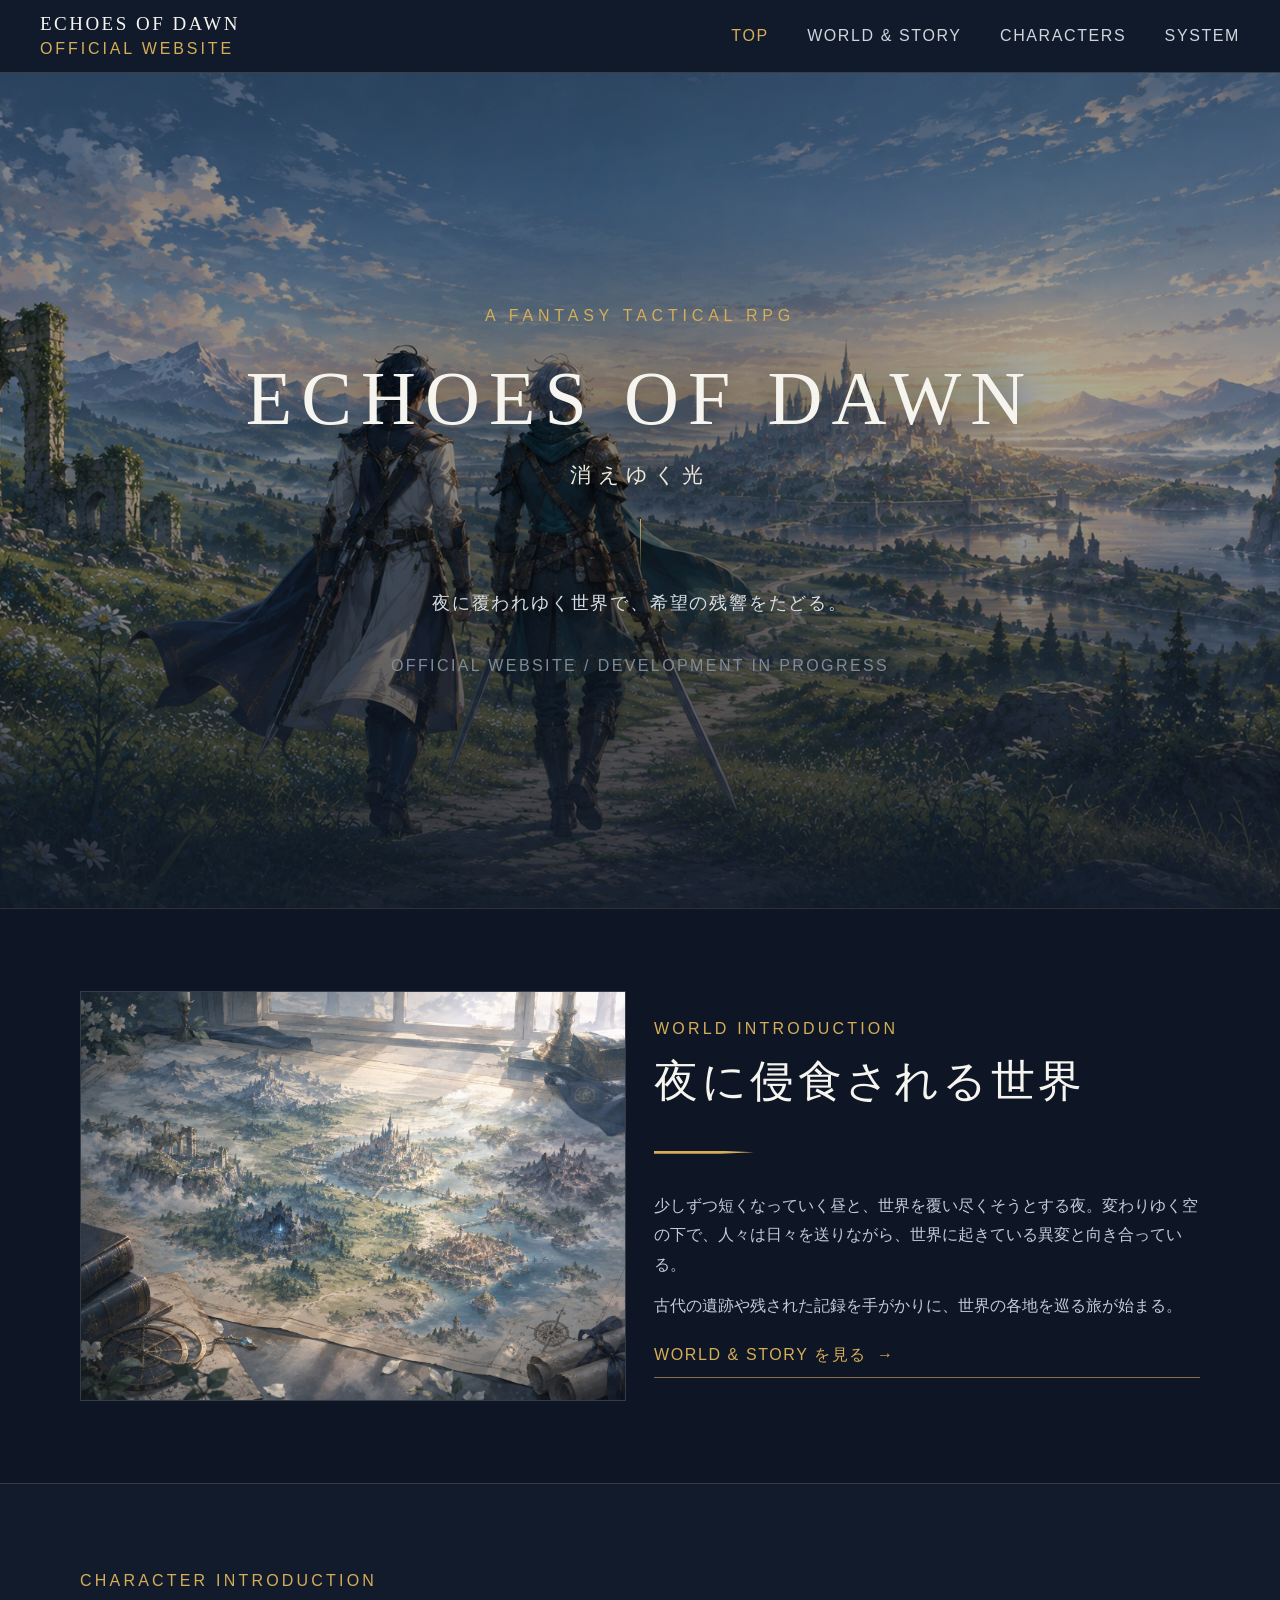
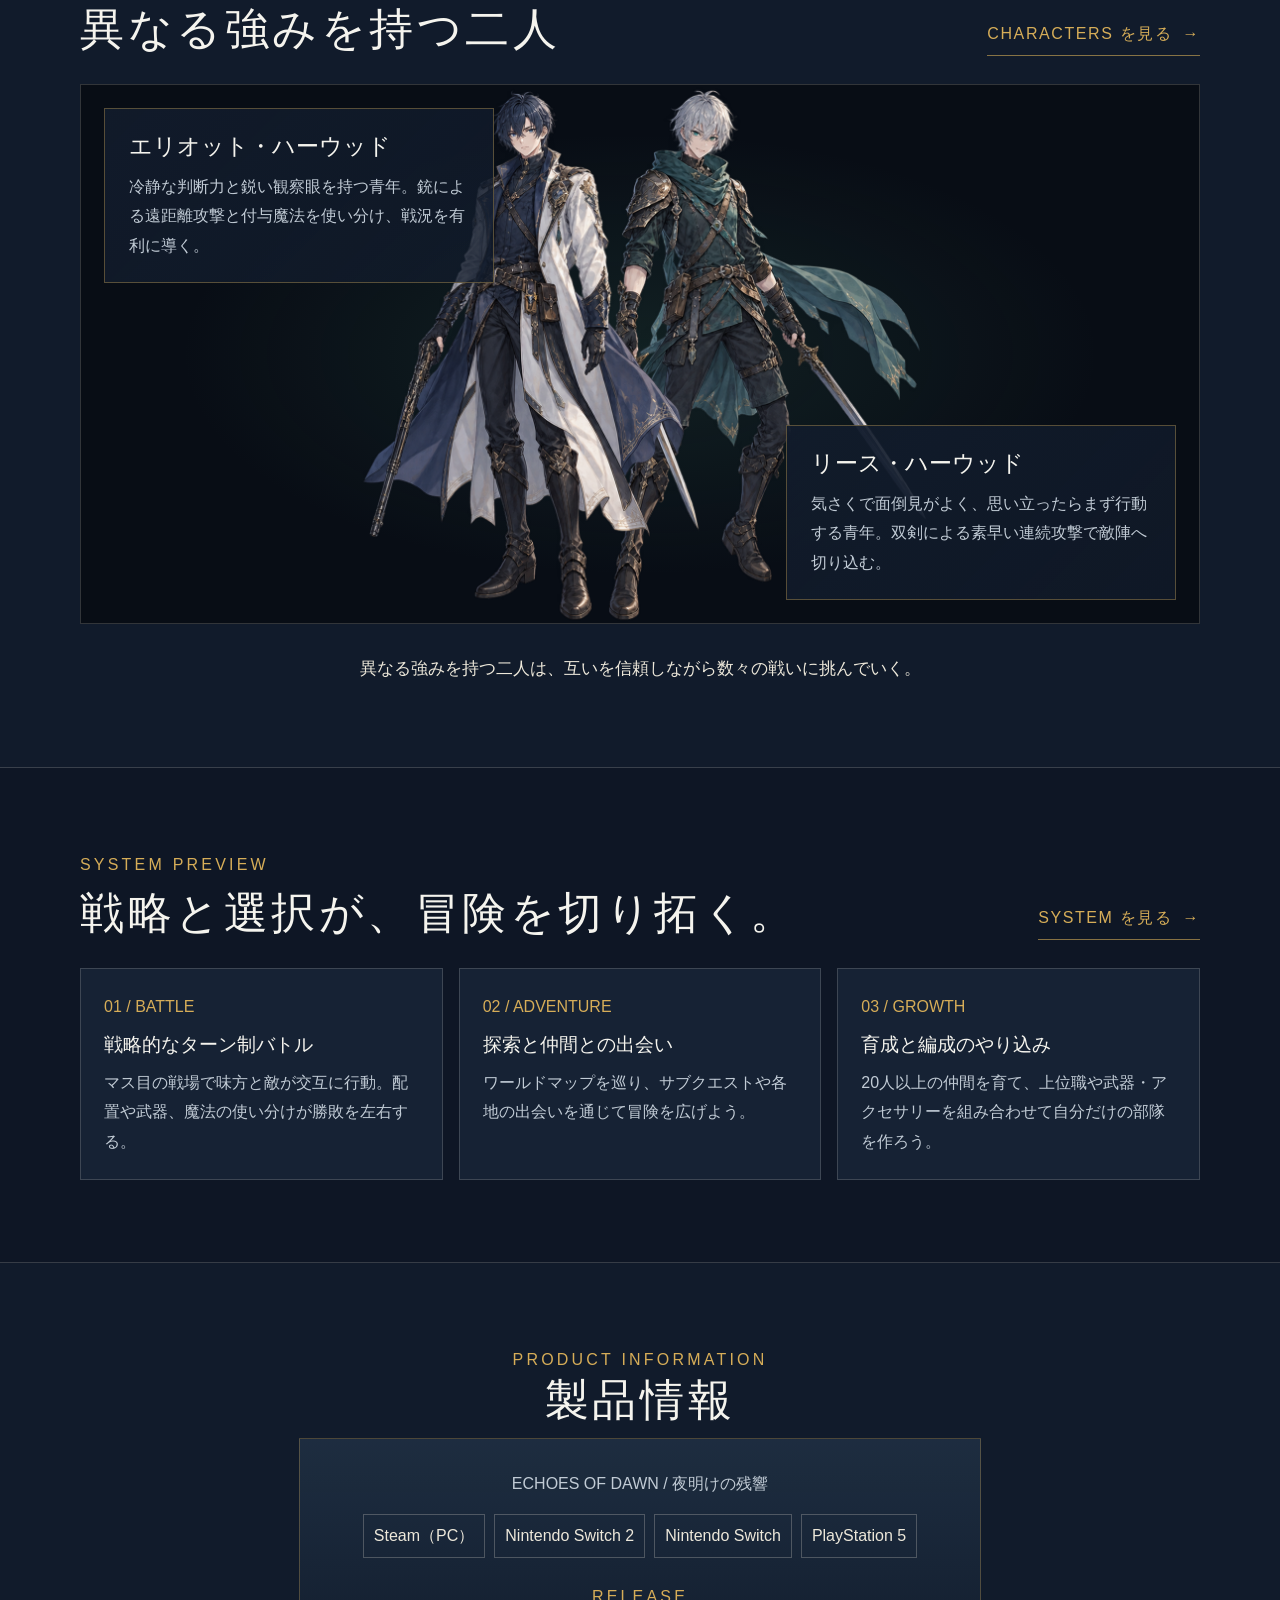
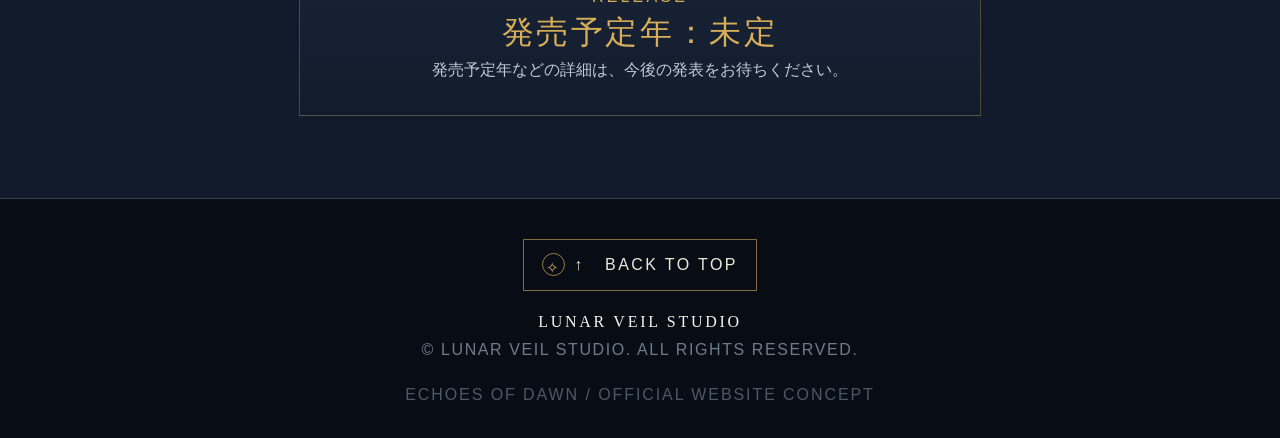
<file: index.html>
<!DOCTYPE html>
<html lang="ja">
<head>
  <meta charset="UTF-8">
  <meta name="viewport" content="width=device-width, initial-scale=1.0">
  <meta name="theme-color" content="#111B2B">
  <meta name="description" content="ECHOES OF DAWN / 夜明けの残響 公式サイトコンセプト">
  <title>TOP | ECHOES OF DAWN</title>
  <link rel="stylesheet" href="css/reset.css">
  <link rel="stylesheet" href="css/common.css">
  <link rel="stylesheet" href="css/top.css">
  <script src="js/main.js" defer></script>
</head>
<body>
<div class="site-root" id="top">
  <header class="site-header">
    <div class="site-header__inner">
      <a class="site-brand" href="index.html" aria-label="ECHOES OF DAWN トップへ">
        <span class="site-brand__main">ECHOES OF DAWN</span>
        <span class="site-brand__sub">OFFICIAL WEBSITE</span>
      </a>
      <button class="site-header__menu-toggle" id="menuToggle" aria-expanded="false" aria-controls="mainNav">MENU</button>
      <nav class="site-nav" id="mainNav" aria-label="メインナビゲーション">
        <a class="site-nav__link site-nav__link--active" href="index.html" aria-current="page">TOP</a>
<a class="site-nav__link" href="world-story.html">WORLD & STORY</a>
<a class="site-nav__link" href="characters.html">CHARACTERS</a>
<a class="site-nav__link" href="system.html">SYSTEM</a>
      </nav>
    </div>
  </header>
  <main>

    <section class="hero" aria-labelledby="heroTitle">
      <img class="hero__visual" src="images/site/main-visual.webp" alt="夜明けの草原と遠くの街へ続く道を歩く兄弟">
      <div class="hero__content">
        <div class="hero__kicker">A FANTASY TACTICAL RPG</div>
        <h1 class="hero__title" id="heroTitle">ECHOES OF DAWN</h1>
        <div class="hero__title-jp">消えゆく光</div>
        <div class="hero__line"></div>
        <div class="hero__tagline">夜に覆われゆく世界で、希望の残響をたどる。</div>
        <div class="hero__note">OFFICIAL WEBSITE / DEVELOPMENT IN PROGRESS</div>
      </div>
    </section>
    <section class="top-section" aria-labelledby="topWorldTitle">
      <div class="wrap top-world">
        <img class="top-world__visual site-image" src="images/site/world.webp" alt="古代遺跡と街を見下ろす広大な世界">
        <div class="top-world__copy">
          <div class="eyebrow">WORLD INTRODUCTION</div>
          <h2 class="section-heading" id="topWorldTitle">夜に侵食される世界</h2>
          <div class="heading-rule"></div>
          <p>少しずつ短くなっていく昼と、世界を覆い尽くそうとする夜。変わりゆく空の下で、人々は日々を送りながら、世界に起きている異変と向き合っている。</p>
          <p>古代の遺跡や残された記録を手がかりに、世界の各地を巡る旅が始まる。</p>
          <a class="top-section__link" href="world-story.html">WORLD &amp; STORY を見る <span aria-hidden="true">→</span></a>
        </div>
      </div>
    </section>
    <section class="top-section" aria-labelledby="topCharactersTitle">
      <div class="wrap">
        <div class="top-section__heading"><div><div class="eyebrow">CHARACTER INTRODUCTION</div><h2 class="section-heading" id="topCharactersTitle">異なる強みを持つ二人</h2></div><a class="top-section__link" href="characters.html">CHARACTERS を見る <span aria-hidden="true">→</span></a></div>
        <div class="top-character-stage" aria-label="兄弟の紹介ビジュアル">
          <img class="top-character-stage__visual top-brothers-image" src="images/site/top-brothers.webp" alt="エリオットとリースの立ち絵">
          <article class="top-character-stage__card top-character-stage__card--elder"><h3 class="top-character-stage__name">エリオット・ハーウッド</h3><p>冷静な判断力と鋭い観察眼を持つ青年。銃による遠距離攻撃と付与魔法を使い分け、戦況を有利に導く。</p></article>
          <article class="top-character-stage__card top-character-stage__card--younger"><h3 class="top-character-stage__name">リース・ハーウッド</h3><p>気さくで面倒見がよく、思い立ったらまず行動する青年。双剣による素早い連続攻撃で敵陣へ切り込む。</p></article>
        </div>
        <p class="top-character-closing">異なる強みを持つ二人は、互いを信頼しながら数々の戦いに挑んでいく。</p>
      </div>
    </section>
    <section class="top-section" aria-labelledby="topSystemTitle">
      <div class="wrap">
        <div class="top-section__heading"><div><div class="eyebrow">SYSTEM PREVIEW</div><h2 class="section-heading" id="topSystemTitle">戦略と選択が、冒険を切り拓く。</h2></div><a class="top-section__link" href="system.html">SYSTEM を見る <span aria-hidden="true">→</span></a></div>
        <div class="top-system-grid">
          <article class="top-system-card"><div class="top-system-card__index">01 / BATTLE</div><h3>戦略的なターン制バトル</h3><p>マス目の戦場で味方と敵が交互に行動。配置や武器、魔法の使い分けが勝敗を左右する。</p></article>
          <article class="top-system-card"><div class="top-system-card__index">02 / ADVENTURE</div><h3>探索と仲間との出会い</h3><p>ワールドマップを巡り、サブクエストや各地の出会いを通じて冒険を広げよう。</p></article>
          <article class="top-system-card"><div class="top-system-card__index">03 / GROWTH</div><h3>育成と編成のやり込み</h3><p>20人以上の仲間を育て、上位職や武器・アクセサリーを組み合わせて自分だけの部隊を作ろう。</p></article>
        </div>
      </div>
    </section>
    <section class="top-section" aria-labelledby="productInfoTitle">
      <div class="wrap">
        <div class="eyebrow" style="text-align:center;">PRODUCT INFORMATION</div>
        <h2 class="section-heading" id="productInfoTitle" style="text-align:center;">製品情報</h2>
        <div class="product-panel"><div class="product-panel__block"><p class="section-lead">ECHOES OF DAWN / 夜明けの残響</p><div class="product-panel__platforms"><span>Steam（PC）</span><span>Nintendo Switch 2</span><span>Nintendo Switch</span><span>PlayStation 5</span></div></div><div class="product-panel__block"><div class="eyebrow">RELEASE</div><div class="product-panel__release">発売予定年：未定</div><p class="section-lead">発売予定年などの詳細は、今後の発表をお待ちください。</p></div></div>
      </div>
    </section>

  </main>
  <footer class="site-footer">
    <a href="index.html#top" class="site-footer__back-top">↑ &nbsp; BACK TO TOP</a>
    <div class="site-footer__brand">LUNAR VEIL STUDIO</div>
    <div class="site-footer__copyright">© LUNAR VEIL STUDIO. ALL RIGHTS RESERVED.</div>
    <div class="site-footer__note">ECHOES OF DAWN / OFFICIAL WEBSITE CONCEPT</div>
  </footer>
</div>
<a class="back-top-float" id="backTopFloat" href="#top" aria-label="ページの一番上へ戻る" title="ページの一番上へ戻る"><span aria-hidden="true">↑</span></a>
</body>
</html>
</file>
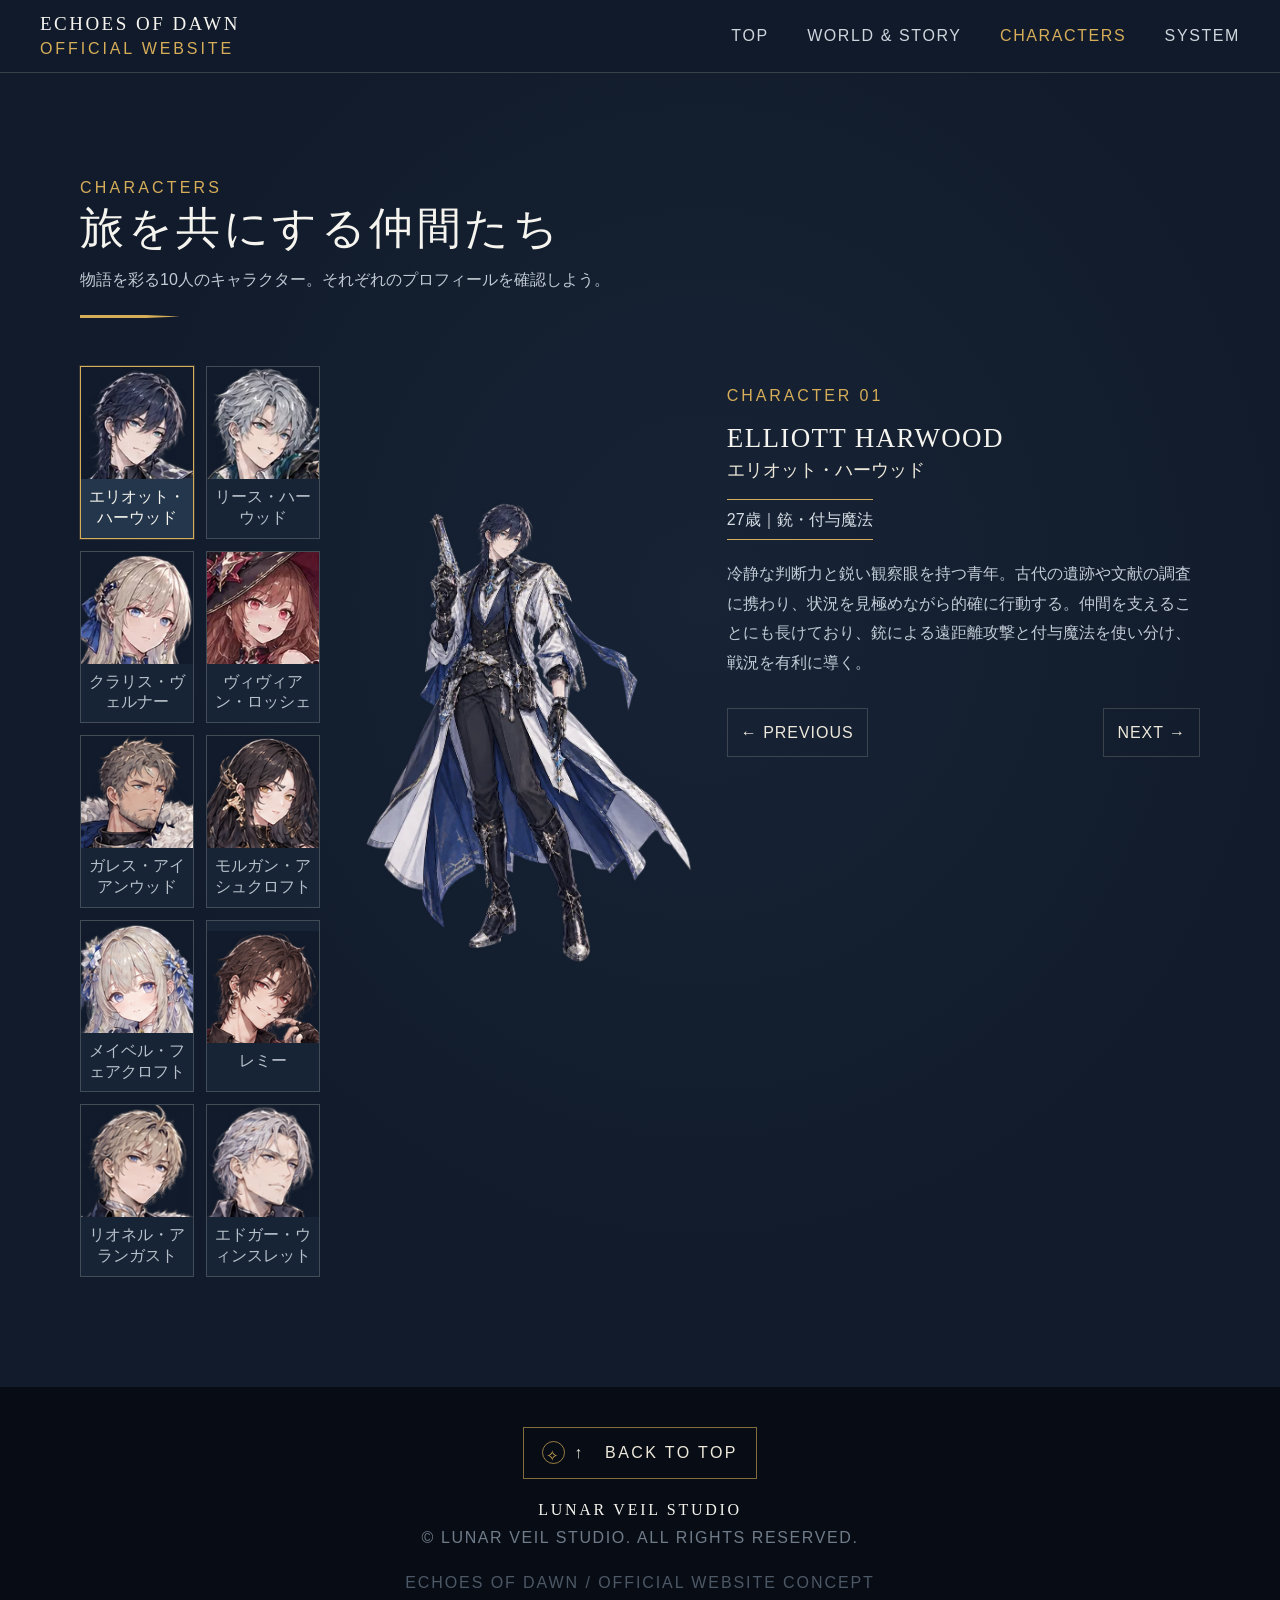
<file: characters.html>
<!DOCTYPE html>
<html lang="ja">
<head>
  <meta charset="UTF-8">
  <meta name="viewport" content="width=device-width, initial-scale=1.0">
  <meta name="theme-color" content="#111B2B">
  <meta name="description" content="ECHOES OF DAWN / 夜明けの残響 公式サイトコンセプト">
  <title>CHARACTERS | ECHOES OF DAWN</title>
  <link rel="stylesheet" href="css/reset.css">
  <link rel="stylesheet" href="css/common.css">
  <link rel="stylesheet" href="css/characters.css">
  <script src="js/main.js" defer></script>
</head>
<body>
<div class="site-root" id="top">
  <header class="site-header">
    <div class="site-header__inner">
      <a class="site-brand" href="index.html" aria-label="ECHOES OF DAWN トップへ">
        <span class="site-brand__main">ECHOES OF DAWN</span>
        <span class="site-brand__sub">OFFICIAL WEBSITE</span>
      </a>
      <button class="site-header__menu-toggle" id="menuToggle" aria-expanded="false" aria-controls="mainNav">MENU</button>
      <nav class="site-nav" id="mainNav" aria-label="メインナビゲーション">
        <a class="site-nav__link" href="index.html">TOP</a>
<a class="site-nav__link" href="world-story.html">WORLD & STORY</a>
<a class="site-nav__link site-nav__link--active" href="characters.html" aria-current="page">CHARACTERS</a>
<a class="site-nav__link" href="system.html">SYSTEM</a>
      </nav>
    </div>
  </header>
  <main>

    <section class="characters-section">
      <div class="wrap">
        <div class="characters-section__intro">
          <div class="eyebrow">CHARACTERS</div>
          <h1 class="section-heading">旅を共にする仲間たち</h1>
          <p class="section-lead">物語を彩る10人のキャラクター。それぞれのプロフィールを確認しよう。</p>
          <div class="heading-rule"></div>
        </div>
        <div class="characters-layout">
          <div class="character-selector" id="characterSelector" aria-label="キャラクター選択"></div>
          <div class="character-detail" aria-live="polite">
            <div class="coming-soon character-detail__art" id="characterArt"><div><span class="coming-soon__label">COMING SOON</span><small class="coming-soon__note">CHARACTER ART</small></div></div>
            <div class="character-detail__info" id="characterInfo">
              <div class="character-detail__number" id="characterNumber">CHARACTER 01</div>
              <h2 class="character-detail__english" id="characterEnglish">ELLIOTT HARWOOD</h2>
              <p class="character-detail__japanese" id="characterJapanese">エリオット・ハーウッド</p>
              <div class="character-detail__meta" id="characterMeta">27歳｜銃・付与魔法</div>
              <p class="character-detail__description" id="characterDescription"></p>
              <div class="character-detail__controls"><button class="character-detail__control" id="prevCharacter">← PREVIOUS</button><button class="character-detail__control" id="nextCharacter">NEXT →</button></div>
            </div>
          </div>
        </div>
      </div>
    </section>

  </main>
  <footer class="site-footer">
    <a href="index.html#top" class="site-footer__back-top">↑ &nbsp; BACK TO TOP</a>
    <div class="site-footer__brand">LUNAR VEIL STUDIO</div>
    <div class="site-footer__copyright">© LUNAR VEIL STUDIO. ALL RIGHTS RESERVED.</div>
    <div class="site-footer__note">ECHOES OF DAWN / OFFICIAL WEBSITE CONCEPT</div>
  </footer>
</div>
<a class="back-top-float" id="backTopFloat" href="#top" aria-label="ページの一番上へ戻る" title="ページの一番上へ戻る"><span aria-hidden="true">↑</span></a>
</body>
</html>
</file>
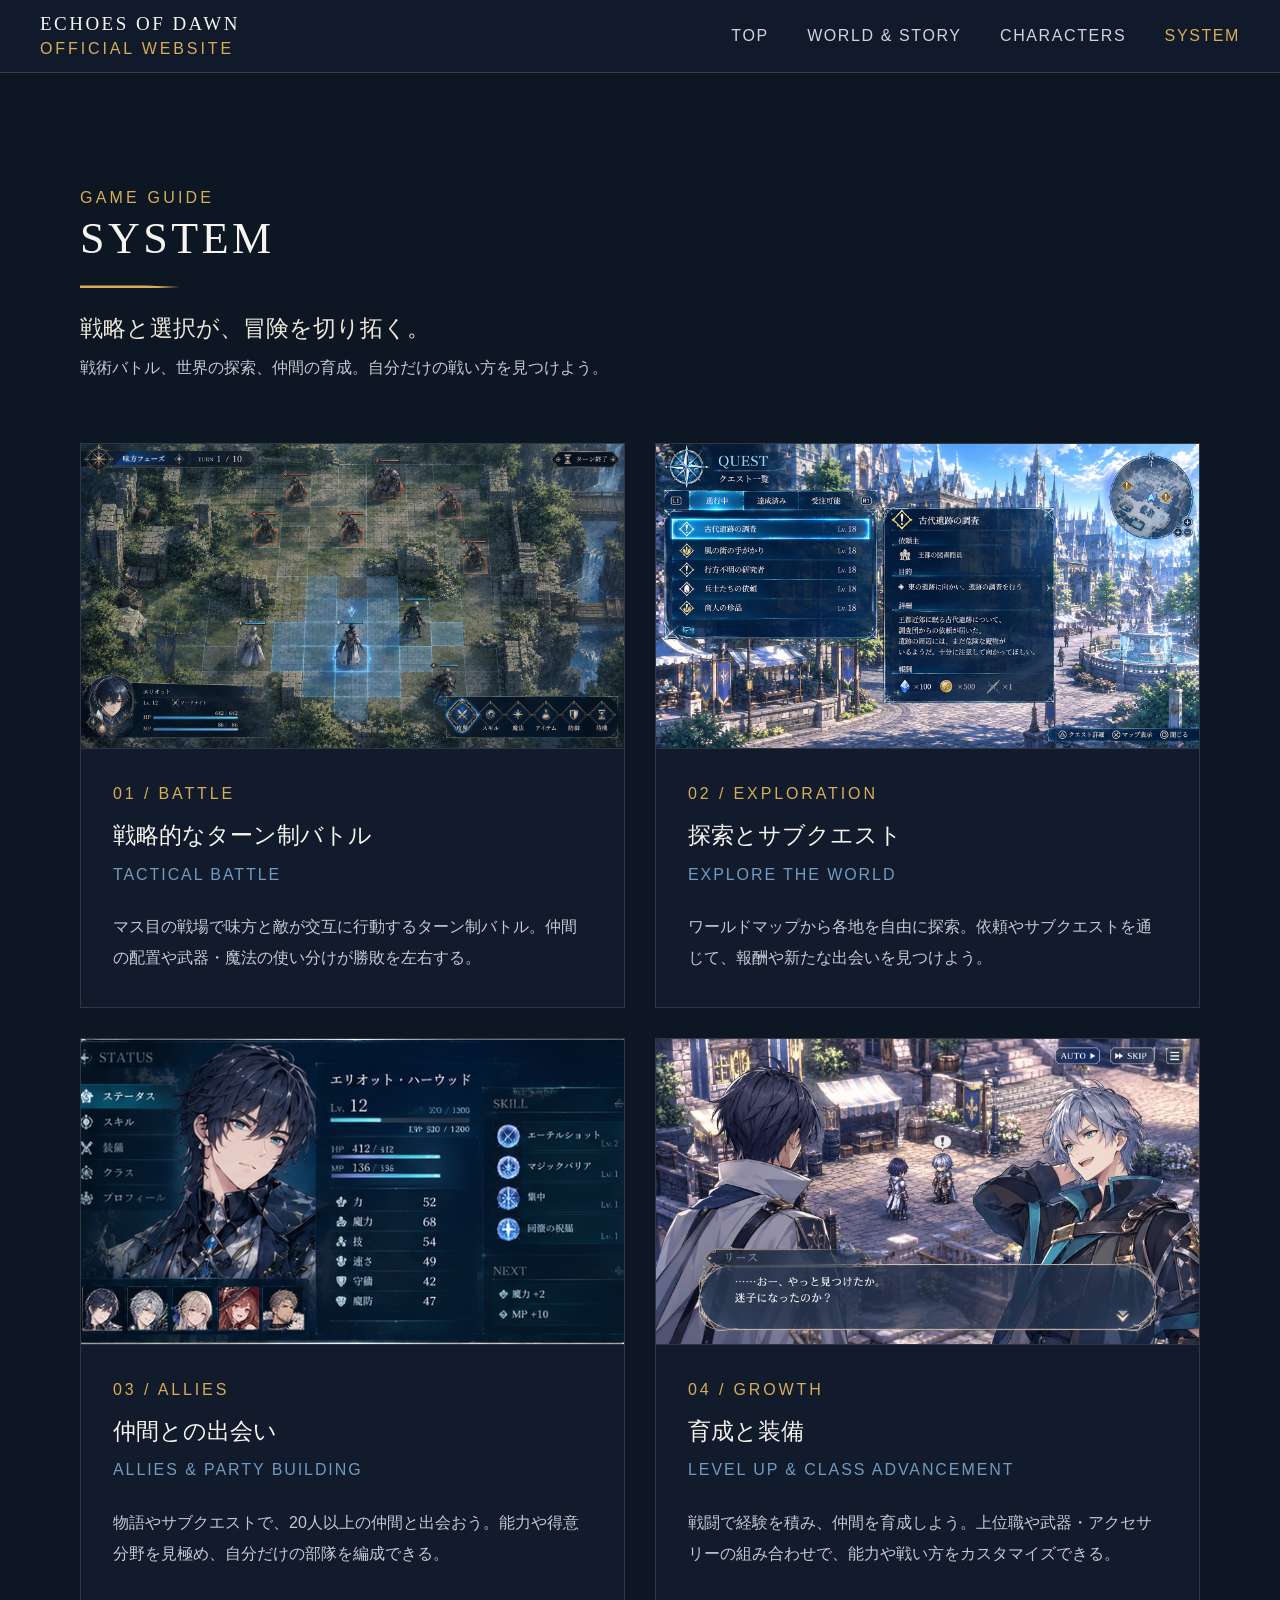
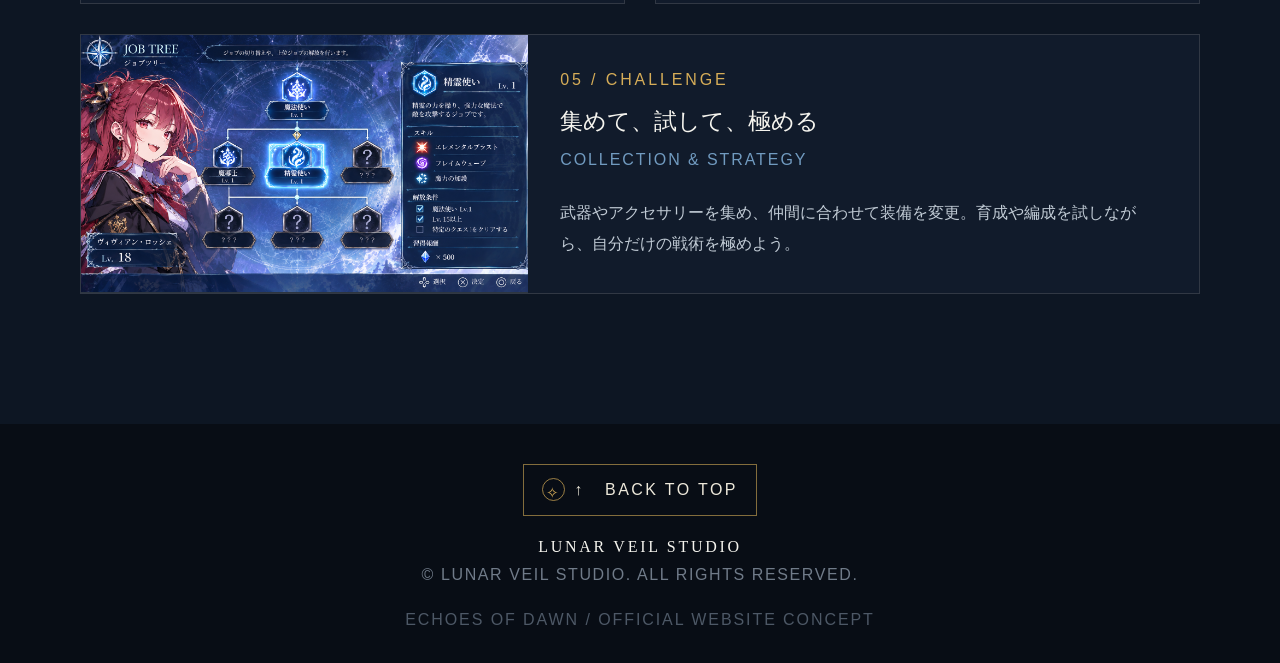
<file: system.html>
<!DOCTYPE html>
<html lang="ja">
<head>
  <meta charset="UTF-8">
  <meta name="viewport" content="width=device-width, initial-scale=1.0">
  <meta name="theme-color" content="#111B2B">
  <meta name="description" content="ECHOES OF DAWN / 夜明けの残響 公式サイトコンセプト">
  <title>SYSTEM | ECHOES OF DAWN</title>
  <link rel="stylesheet" href="css/reset.css">
  <link rel="stylesheet" href="css/common.css">
  <link rel="stylesheet" href="css/system.css">
  <script src="js/main.js" defer></script>
</head>
<body>
<div class="site-root" id="top">
  <header class="site-header">
    <div class="site-header__inner">
      <a class="site-brand" href="index.html" aria-label="ECHOES OF DAWN トップへ">
        <span class="site-brand__main">ECHOES OF DAWN</span>
        <span class="site-brand__sub">OFFICIAL WEBSITE</span>
      </a>
      <button class="site-header__menu-toggle" id="menuToggle" aria-expanded="false" aria-controls="mainNav">MENU</button>
      <nav class="site-nav" id="mainNav" aria-label="メインナビゲーション">
        <a class="site-nav__link" href="index.html">TOP</a>
<a class="site-nav__link" href="world-story.html">WORLD & STORY</a>
<a class="site-nav__link" href="characters.html">CHARACTERS</a>
<a class="site-nav__link site-nav__link--active" href="system.html" aria-current="page">SYSTEM</a>
      </nav>
    </div>
  </header>
  <main>

    <section class="system-section">
      <div class="wrap">
        <div class="system-intro">
          <div class="eyebrow">GAME GUIDE</div>
          <h1 class="section-heading">SYSTEM</h1>
          <div class="heading-rule"></div>
          <h2 class="system-tagline">戦略と選択が、冒険を切り拓く。</h2>
          <p class="section-lead">戦術バトル、世界の探索、仲間の育成。自分だけの戦い方を見つけよう。</p>
        </div>
        <div class="system-grid">
          <article class="system-card"><img class="system-card__image site-image" src="images/site/battle.webp" alt="マス目の戦場で戦うターン制バトル画面"><div class="system-card__body"><div class="system-card__index">01 / BATTLE</div><h3>戦略的なターン制バトル</h3><div class="system-card__english">TACTICAL BATTLE</div><p>マス目の戦場で味方と敵が交互に行動するターン制バトル。仲間の配置や武器・魔法の使い分けが勝敗を左右する。</p></div></article>
          <article class="system-card"><img class="system-card__image site-image" src="images/site/exploration.webp" alt="街を背景にした依頼一覧と探索情報の画面"><div class="system-card__body"><div class="system-card__index">02 / EXPLORATION</div><h3>探索とサブクエスト</h3><div class="system-card__english">EXPLORE THE WORLD</div><p>ワールドマップから各地を自由に探索。依頼やサブクエストを通じて、報酬や新たな出会いを見つけよう。</p></div></article>
          <article class="system-card"><img class="system-card__image site-image" src="images/site/character-status.webp" alt="エリオットの能力と仲間一覧を表示したステータス画面"><div class="system-card__body"><div class="system-card__index">03 / ALLIES</div><h3>仲間との出会い</h3><div class="system-card__english">ALLIES &amp; PARTY BUILDING</div><p>物語やサブクエストで、20人以上の仲間と出会おう。能力や得意分野を見極め、自分だけの部隊を編成できる。</p></div></article>
          <article class="system-card"><img class="system-card__image site-image" src="images/site/job-tree.webp" alt="魔法使いの上位職へ進むジョブツリー画面"><div class="system-card__body"><div class="system-card__index">04 / GROWTH</div><h3>育成と装備</h3><div class="system-card__english">LEVEL UP &amp; CLASS ADVANCEMENT</div><p>戦闘で経験を積み、仲間を育成しよう。上位職や武器・アクセサリーの組み合わせで、能力や戦い方をカスタマイズできる。</p></div></article>
          <article class="system-card"><img class="system-card__image site-image" src="images/site/status.webp" alt="エリオットのステータスと習得スキルを表示した画面"><div class="system-card__body"><div class="system-card__index">05 / CHALLENGE</div><h3>集めて、試して、極める</h3><div class="system-card__english">COLLECTION &amp; STRATEGY</div><p>武器やアクセサリーを集め、仲間に合わせて装備を変更。育成や編成を試しながら、自分だけの戦術を極めよう。</p></div></article>
        </div>
      </div>
    </section>

  </main>
  <footer class="site-footer">
    <a href="index.html#top" class="site-footer__back-top">↑ &nbsp; BACK TO TOP</a>
    <div class="site-footer__brand">LUNAR VEIL STUDIO</div>
    <div class="site-footer__copyright">© LUNAR VEIL STUDIO. ALL RIGHTS RESERVED.</div>
    <div class="site-footer__note">ECHOES OF DAWN / OFFICIAL WEBSITE CONCEPT</div>
  </footer>
</div>
<a class="back-top-float" id="backTopFloat" href="#top" aria-label="ページの一番上へ戻る" title="ページの一番上へ戻る"><span aria-hidden="true">↑</span></a>
</body>
</html>
</file>
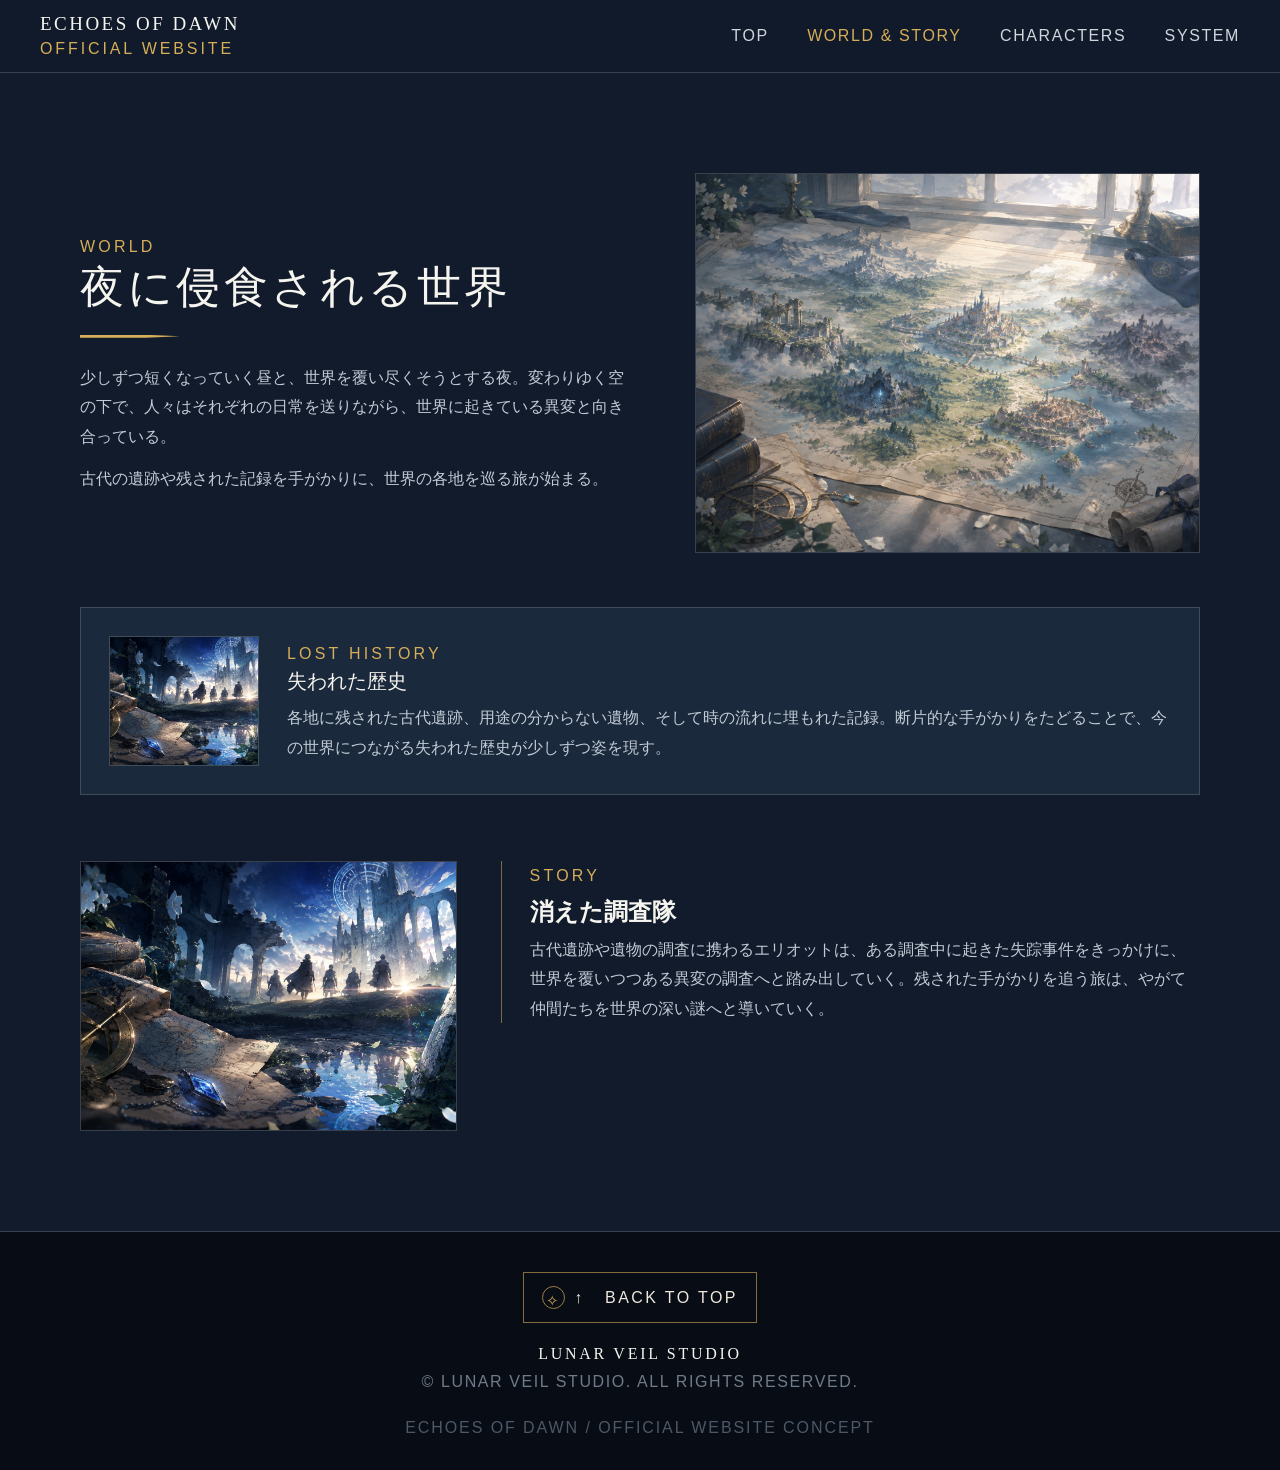
<file: world-story.html>
<!DOCTYPE html>
<html lang="ja">
<head>
  <meta charset="UTF-8">
  <meta name="viewport" content="width=device-width, initial-scale=1.0">
  <meta name="theme-color" content="#111B2B">
  <meta name="description" content="ECHOES OF DAWN / 夜明けの残響 公式サイトコンセプト">
  <title>WORLD & STORY | ECHOES OF DAWN</title>
  <link rel="stylesheet" href="css/reset.css">
  <link rel="stylesheet" href="css/common.css">
  <link rel="stylesheet" href="css/world-story.css">
  <script src="js/main.js" defer></script>
</head>
<body>
<div class="site-root" id="top">
  <header class="site-header">
    <div class="site-header__inner">
      <a class="site-brand" href="index.html" aria-label="ECHOES OF DAWN トップへ">
        <span class="site-brand__main">ECHOES OF DAWN</span>
        <span class="site-brand__sub">OFFICIAL WEBSITE</span>
      </a>
      <button class="site-header__menu-toggle" id="menuToggle" aria-expanded="false" aria-controls="mainNav">MENU</button>
      <nav class="site-nav" id="mainNav" aria-label="メインナビゲーション">
        <a class="site-nav__link" href="index.html">TOP</a>
<a class="site-nav__link site-nav__link--active" href="world-story.html" aria-current="page">WORLD & STORY</a>
<a class="site-nav__link" href="characters.html">CHARACTERS</a>
<a class="site-nav__link" href="system.html">SYSTEM</a>
      </nav>
    </div>
  </header>
  <main>

    <section class="content-section">
      <div class="wrap">
        <div class="world-layout">
          <div class="world-layout__copy">
            <div class="eyebrow">WORLD</div>
            <h1 class="section-heading">夜に侵食される世界</h1>
            <div class="heading-rule"></div>
            <p>少しずつ短くなっていく昼と、世界を覆い尽くそうとする夜。変わりゆく空の下で、人々はそれぞれの日常を送りながら、世界に起きている異変と向き合っている。</p>
            <p>古代の遺跡や残された記録を手がかりに、世界の各地を巡る旅が始まる。</p>
          </div>
          <img class="world-layout__image site-image" src="images/site/world.webp" alt="古代遺跡と街を見下ろす世界の風景">
        </div>
        <div class="history-band">
          <img class="history-band__visual site-image" src="images/site/lost-history.png" alt="霧に包まれた古代遺跡と調査隊の痕跡">
          <div><div class="eyebrow">LOST HISTORY</div><h3>失われた歴史</h3><p>各地に残された古代遺跡、用途の分からない遺物、そして時の流れに埋もれた記録。断片的な手がかりをたどることで、今の世界につながる失われた歴史が少しずつ姿を現す。</p></div>
        </div>
        <div class="story-row">
          <img class="story-row__image site-image" src="images/site/lost-history.png" alt="失踪した調査隊の手がかりが残る古代遺跡">
          <div class="story-row__copy"><div class="eyebrow">STORY</div><h2>消えた調査隊</h2><p>古代遺跡や遺物の調査に携わるエリオットは、ある調査中に起きた失踪事件をきっかけに、世界を覆いつつある異変の調査へと踏み出していく。残された手がかりを追う旅は、やがて仲間たちを世界の深い謎へと導いていく。</p></div>
        </div>
      </div>
    </section>

  </main>
  <footer class="site-footer">
    <a href="index.html#top" class="site-footer__back-top">↑ &nbsp; BACK TO TOP</a>
    <div class="site-footer__brand">LUNAR VEIL STUDIO</div>
    <div class="site-footer__copyright">© LUNAR VEIL STUDIO. ALL RIGHTS RESERVED.</div>
    <div class="site-footer__note">ECHOES OF DAWN / OFFICIAL WEBSITE CONCEPT</div>
  </footer>
</div>
<a class="back-top-float" id="backTopFloat" href="#top" aria-label="ページの一番上へ戻る" title="ページの一番上へ戻る"><span aria-hidden="true">↑</span></a>
</body>
</html>
</file>
<file: css/common.css>
:root {
  --site-primary:#24364B; --site-secondary:#39705A; --site-background:#111B2B;
  --site-on-primary:#F5F4EE; --site-on-secondary:#F5F4EE; --site-on-background:#F5F4EE;
  --site-font-body:"Yu Gothic","Hiragino Kaku Gothic ProN",Meiryo,sans-serif;
  --site-font-heading:"Palatino Linotype","Yu Mincho","Hiragino Mincho ProN",serif;
  --navy:#111B2B; --slate:#24364B; --ivory:#EDE8DA; --white:#F5F4EE;
  --green:#39705A; --blue:#719BC0; --gold:#D6AD58; --muted:#AEB9C6;
  --line:rgba(237,232,218,.18);
}
body { background:var(--site-background); color:var(--site-on-background); font-family:var(--site-font-body); line-height:1.85; font-size:16px; }
a { color:inherit; text-decoration:none; }
.site-root { background:var(--site-background); color:var(--site-on-background); min-height:100vh; width:100%; overflow:clip; }
.site-header { position:sticky; top:0; z-index:20; background:rgba(17,27,43,.94); backdrop-filter:blur(14px); border-bottom:1px solid var(--line); }
.site-header__inner { max-width:1400px; margin:auto; padding:13px 40px; display:flex; align-items:center; justify-content:space-between; gap:28px; }
.site-brand { display:flex; flex-direction:column; line-height:1.25; flex-shrink:0; }
.site-brand__main { font:19px var(--site-font-heading); letter-spacing:.13em; color:var(--white); }
.site-brand__sub { font-size:16px; letter-spacing:.18em; color:var(--gold); margin-top:4px; }
.site-nav { display:flex; align-items:center; gap:clamp(22px,3vw,48px); }
.site-nav__link { font-size:16px; letter-spacing:.1em; color:#CFD5DC; transition:color .2s; white-space:nowrap; }
.site-nav__link:hover, .site-nav__link--active { color:var(--gold); }
.site-header__menu-toggle { display:none; border:1px solid var(--line); background:transparent; color:var(--white); padding:6px 10px; }
.wrap { width:min(1120px,calc(100% - 48px)); margin:0 auto; }
.eyebrow { color:var(--gold); font-size:16px; letter-spacing:.2em; text-transform:uppercase; }
.section-heading { margin:0 0 10px; font:clamp(30px,4vw,44px)/1.2 var(--site-font-heading); font-weight:400; letter-spacing:.08em; }
.section-lead { color:#C1CBD5; max-width:700px; font-size:16px; }
.heading-rule { width:100px; height:3px; background:var(--gold); clip-path:polygon(0 0,66% 0,100% 50%,66% 100%,0 100%); margin:20px 0 25px; }
.coming-soon { background:#030405; color:#777E88; min-height:170px; display:grid; place-items:center; text-align:center; border:1px solid rgba(237,232,218,.12); position:relative; overflow:hidden; }
.coming-soon::before,.coming-soon::after { content:""; position:absolute; width:1px; height:50px; background:linear-gradient(transparent,rgba(214,173,88,.5),transparent); top:20%; left:50%; opacity:.5; }
.coming-soon::after { transform:rotate(90deg); }
.coming-soon__label { font:16px var(--site-font-heading); letter-spacing:.2em; position:relative; z-index:1; }
.coming-soon__note { display:block; font:16px var(--site-font-body); letter-spacing:.12em; color:#515863; margin-top:8px; }
.site-footer { padding:40px 24px 28px; text-align:center; background:#080D15; }
.site-footer__back-top { display:inline-flex; align-items:center; gap:9px; color:var(--ivory); font-size:16px; letter-spacing:.15em; padding:10px 18px; border:1px solid rgba(214,173,88,.6); position:relative; transition:background .25s,box-shadow .25s; }
.site-footer__back-top::before { content:"✧"; display:inline-grid; place-items:center; width:23px; height:23px; border:1px solid rgba(214,173,88,.7); border-radius:50%; color:var(--gold); font-size:15px; }
.site-footer__back-top:hover { background:rgba(113,155,192,.08); box-shadow:0 0 22px rgba(113,155,192,.12); }
.site-footer__brand { font:16px var(--site-font-heading); letter-spacing:.17em; margin:22px 0 4px; }
.site-footer__copyright { font-size:16px; letter-spacing:.1em; color:#707B89; }
.site-footer__note { font-size:16px; letter-spacing:.12em; color:#4D5866; margin-top:16px; }
.back-top-float { position:fixed; right:18px; bottom:24px; z-index:29; display:none; align-items:center; justify-content:center; width:46px; height:46px; border:1px solid rgba(214,173,88,.85); border-radius:50%; background:rgba(17,27,43,.94); color:var(--gold); font-size:20px; box-shadow:0 8px 24px rgba(0,0,0,.28); }
.back-top-float.is-visible { display:flex; }
.back-top-float:hover { background:var(--slate); box-shadow:0 0 22px rgba(214,173,88,.25); transform:translateY(-3px); }
@media (max-width:820px) {
 .site-header__inner { padding:12px 20px; }
 .site-header__menu-toggle { display:block; }
 .site-nav { display:none; position:absolute; top:100%; left:0; right:0; padding:20px 24px 24px; background:rgba(17,27,43,.98); border-bottom:1px solid var(--line); grid-template-columns:repeat(2,1fr); gap:18px; }
 .site-nav.is-open { display:grid; }
 .site-nav__link { font-size:16px; }
 .wrap { width:min(100% - 36px,1120px); }
}
@media (prefers-reduced-motion:reduce) { *,*::before,*::after { scroll-behavior:auto!important; animation-duration:.01ms!important; transition-duration:.01ms!important; } }
</file>
<file: css/top.css>
.hero { min-height:calc(100svh - 64px); display:grid; place-items:center; position:relative; isolation:isolate; text-align:center; border-bottom:1px solid var(--line); background:#05070B; }
.hero::before { content:""; position:absolute; inset:0; z-index:-1; opacity:.9; background:radial-gradient(ellipse at 50% 45%,rgba(57,112,90,.18),transparent 42%),radial-gradient(ellipse at 50% 80%,rgba(113,155,192,.12),transparent 55%),linear-gradient(180deg,#05070B,#0B111C 68%,#111B2B); }
.hero__content { padding:75px 24px; max-width:900px; position:relative; }
.hero__content::before { content:""; position:absolute; inset:-30px -60px; background:radial-gradient(ellipse,rgba(5,7,11,.25),transparent 72%); z-index:-1; }
.hero__kicker { font-size:16px; letter-spacing:.3em; color:var(--gold); margin-bottom:24px; }
.hero__title { font:clamp(34px,7vw,76px)/1.16 var(--site-font-heading); letter-spacing:.12em; font-weight:400; text-shadow:0 5px 28px rgba(0,0,0,.45); }
.hero__title-jp { font:clamp(15px,2.2vw,21px) var(--site-font-heading); color:var(--ivory); letter-spacing:.3em; margin-top:18px; }
.hero__line { width:1px; height:54px; background:linear-gradient(var(--gold),transparent); margin:30px auto 18px; }
.hero__tagline { font:clamp(14px,2vw,18px) var(--site-font-heading); letter-spacing:.1em; color:#D8DEE4; }
.hero__note { color:#7F8B99; font-size:16px; letter-spacing:.15em; margin-top:36px; }
.hero .coming-soon { position:absolute; inset:0; z-index:-2; border:0; opacity:.35; }
.hero .coming-soon__label { font-size:16px; }
.top-section { padding:82px 0; border-bottom:1px solid var(--line); }
.top-section:nth-child(even) { background:rgba(13,22,35,.72); }
.top-section__heading { display:flex; justify-content:space-between; align-items:end; gap:24px; margin-bottom:28px; }
.top-section__heading .section-heading { margin-bottom:0; }
.top-section__heading .eyebrow { display:block; margin-bottom:8px; }
.top-section__link { display:inline-flex; align-items:center; gap:10px; color:var(--gold); border-bottom:1px solid rgba(214,173,88,.6); padding:7px 0; font-size:16px; letter-spacing:.1em; white-space:nowrap; }
.top-section__link:hover { gap:16px; color:var(--ivory); }
.top-world { display:grid; grid-template-columns:1fr 1fr; gap:28px; align-items:stretch; }
.top-world__visual { min-height:250px; }
.top-world__copy { display:flex; flex-direction:column; justify-content:center; gap:12px; }
.top-world__copy p { color:#C1CBD5; font-size:16px; }
.top-character-stage { position:relative; min-height:540px; display:grid; align-items:stretch; isolation:isolate; }
.top-character-stage__visual { position:absolute; inset:0; z-index:-1; min-height:0; border:1px solid var(--line); background:radial-gradient(ellipse at center,rgba(57,112,90,.2),transparent 58%),#080D15; }
.top-character-stage__card { position:absolute; width:min(390px,42%); padding:22px 24px; background:linear-gradient(135deg,rgba(17,27,43,.94),rgba(17,27,43,.76)); border:1px solid rgba(214,173,88,.36); }
.top-character-stage__card--elder { top:24px; left:24px; }
.top-character-stage__card--younger { right:24px; bottom:24px; }
.top-character-stage__name { font:clamp(16px,2vw,23px)/1.4 var(--site-font-heading); margin-bottom:8px; }
.top-character-stage__card p { color:#C1CBD5; font-size:16px; }
.top-character-closing { color:var(--ivory); font:17px/1.8 var(--site-font-heading); text-align:center; margin:30px auto 0; max-width:700px; }
.top-system-grid { display:grid; grid-template-columns:repeat(3,minmax(0,1fr)); gap:16px; }
.top-system-card { padding:23px; background:rgba(36,54,75,.4); border:1px solid var(--line); }
.top-system-card__index { font-size:16px; color:var(--gold); }
.top-system-card h3 { font:19px/1.45 var(--site-font-heading); font-weight:400; margin:9px 0; }
.top-system-card p { color:#C1CBD5; font-size:16px; }
.product-panel { display:grid; grid-template-columns:minmax(0,620px); justify-content:center; gap:24px; align-items:start; width:fit-content; max-width:100%; margin:0 auto; padding:30px; border:1px solid rgba(214,173,88,.3); background:linear-gradient(180deg,rgba(36,54,75,.65),rgba(17,27,43,.6)); }
.product-panel__block { text-align:center; }
.product-panel__platforms { display:flex; flex-wrap:wrap; justify-content:center; gap:9px; margin-top:16px; }
.product-panel__platforms span { border:1px solid rgba(237,232,218,.25); padding:6px 10px; font-size:16px; color:var(--ivory); }
.product-panel__release { font:clamp(22px,3vw,32px) var(--site-font-heading); color:var(--gold); letter-spacing:.08em; }
@keyframes dawn-flash { 0%{opacity:0} 25%{opacity:1} 100%{opacity:0} }
.hero.is-dawn-flash::after { content:""; position:absolute; inset:0; z-index:-1; pointer-events:none; background:radial-gradient(ellipse at 50% 65%,rgba(214,173,88,.32),transparent 58%); animation:dawn-flash 1.1s ease-out both; }
@media (max-width:820px) {
 .hero { min-height:calc(100svh - 56px); }
 .top-section { padding:65px 0; }
 .top-section__heading { align-items:start; flex-direction:column; gap:12px; }
 .top-world,.product-panel { grid-template-columns:1fr; }
 .top-character-stage { min-height:620px; }
 .top-character-stage__card { width:min(390px,calc(100% - 36px)); padding:18px; }
 .top-character-stage__card--elder { top:18px; left:18px; }
 .top-character-stage__card--younger { right:18px; bottom:18px; }
 .top-system-grid { grid-template-columns:1fr; }
}
@media (max-width:560px) {
 .hero { min-height:calc(100svh - 56px); }
 .hero__title { font-size:clamp(30px,9vw,45px); letter-spacing:.06em; }
 .hero__title-jp,.hero__kicker { letter-spacing:.2em; }
 .section-heading { font-size:32px; }
 .top-character-stage { min-height:650px; }
 .top-character-stage__card { width:calc(100% - 24px); padding:15px; }
 .top-character-stage__card--elder { top:12px; left:12px; }
 .top-character-stage__card--younger { right:12px; bottom:12px; }
 .product-panel { width:100%; grid-template-columns:minmax(0,1fr); padding:22px; }
}

/* Embedded visual assets */
.hero__visual { position:absolute; inset:0; z-index:-2; width:100%; height:100%; object-fit:cover; object-position:center 54%; opacity:.82; }
.hero::before { background:linear-gradient(180deg,rgba(5,7,11,.22),rgba(5,7,11,.18) 45%,rgba(17,27,43,.92)),radial-gradient(ellipse at 50% 48%,rgba(5,7,11,.08),transparent 62%); }
.site-image { display:block; width:100%; height:100%; object-fit:cover; }
.top-world__visual { object-fit:cover; border:1px solid var(--line); }
.top-character-stage__visual { display:block; width:100%; height:100%; object-fit:contain; background:radial-gradient(ellipse at center,rgba(57,112,90,.2),transparent 58%),#080D15; }
@media (max-width:820px) { .hero__visual { object-position:center; } }
</file>
<file: css/characters.css>
.characters-section { padding:100px 0 110px; background:radial-gradient(ellipse at 55% 40%,rgba(36,54,75,.32),transparent 60%); }
.characters-section__intro { margin-bottom:0; }
.characters-layout { display:grid; grid-template-columns:240px minmax(0,1fr); gap:44px; margin-top:48px; }
.character-selector { display:grid; grid-template-columns:repeat(2,1fr); gap:12px; align-content:start; }
.character-selector__button { padding:0; border:1px solid rgba(237,232,218,.2); background:#172435; color:#B8C1CB; transition:border-color .2s,background .2s,transform .2s; text-align:center; min-width:0; }
.character-selector__button:hover { border-color:var(--blue); transform:translateY(-2px); }
.character-selector__button[aria-pressed="true"] { border:1px solid var(--gold); box-shadow:0 0 0 1px rgba(214,173,88,.18); color:var(--white); background:#24364B; }
.character-selector__portrait { height:76px; display:grid; place-items:center; background:#030405; color:#D6AD58; font:16px var(--site-font-heading); letter-spacing:.05em; }
.character-selector__name { display:block; font-size:16px; padding:8px 3px 9px; line-height:1.3; }
.character-detail { min-width:0; display:grid; grid-template-columns:minmax(180px,.82fr) minmax(0,1.18fr); gap:34px; align-items:stretch; }
.character-detail__art { min-height:450px; height:100%; }
.character-detail__info { padding:15px 0; animation:slide-in .28s ease both; }
@keyframes slide-in { from{opacity:.55;transform:translateX(12px)} to{opacity:1;transform:translateX(0)} }
.character-detail__number { color:var(--gold); font-size:16px; letter-spacing:.18em; }
.character-detail__english { font:clamp(19px,2.5vw,27px)/1.3 var(--site-font-heading); letter-spacing:.05em; margin:10px 0 2px; overflow-wrap:anywhere; }
.character-detail__japanese { font:18px var(--site-font-heading); color:var(--ivory); margin:0 0 17px; }
.character-detail__meta { display:inline-block; border-top:1px solid var(--gold); border-bottom:1px solid var(--gold); color:#D6DDE5; font-size:16px; padding:5px 0; margin-bottom:19px; }
.character-detail__description { font-size:16px; color:#C1CBD5; }
.character-detail__controls { display:flex; justify-content:space-between; gap:12px; margin-top:30px; }
.character-detail__control { border:1px solid var(--line); background:transparent; color:var(--ivory); padding:9px 13px; font-size:16px; letter-spacing:.06em; transition:background .2s,border-color .2s; }
.character-detail__control:hover { border-color:var(--gold); background:rgba(214,173,88,.08); }
@media (max-width:820px) {
 .characters-section { padding:75px 0; }
 .characters-layout { grid-template-columns:1fr; gap:26px; }
 .character-selector { grid-template-columns:repeat(5,minmax(0,1fr)); gap:8px; }
 .character-selector__portrait { height:62px; font-size:16px; }
 .character-detail { grid-template-columns:minmax(150px,.8fr) minmax(0,1.2fr); gap:24px; }
 .character-detail__art { min-height:380px; }
}
@media (max-width:560px) {
 .characters-section { padding:65px 0; }
 .character-selector { grid-template-columns:repeat(5,minmax(0,1fr)); gap:5px; }
 .character-selector__portrait { height:49px; font-size:16px; letter-spacing:0; }
 .character-selector__name { display:none; }
 .character-detail { position:relative; display:block; min-height:570px; }
 .character-detail__art { position:absolute; inset:0; z-index:0; min-height:0; height:570px; background:transparent; border:0; }
 .character-detail__art::before,.character-detail__art::after { display:none; }
 .character-detail__art > div { position:absolute; top:16px; left:50%; transform:translateX(-50%); opacity:.65; }
 .character-detail__info { position:relative; z-index:1; padding:285px 12px 0; background:linear-gradient(180deg,transparent 0%,rgba(17,27,43,.72) 38%,rgba(17,27,43,.96) 62%); }
 .character-detail__english { font-size:24px; }
 .character-detail__description { font-size:16px; }
}


/* キャラクター画像：立ち絵を大きくなりすぎないよう調整 */
.character-selector__portrait { position:relative; overflow:hidden; width:100%; height:auto; aspect-ratio:1 / 1; background:#111B2B; }
.character-selector__portrait img { display:block; width:100%; height:100%; object-fit:cover; object-position:center 18%; }
.character-detail__art--has-image {
  position:relative; display:flex; align-items:flex-end; justify-content:center;
  min-height:520px; max-height:600px; overflow:hidden;
  background:radial-gradient(ellipse at 50% 65%,rgba(113,155,192,.2),transparent 65%),linear-gradient(180deg,rgba(36,54,75,.15),rgba(17,27,43,.45));
  border:1px solid rgba(237,232,218,.12);
}
.character-detail__art--has-image::before,.character-detail__art--has-image::after { display:none; }
.character-detail__full-image {
  display:block; width:auto; max-width:100%; height:auto; max-height:560px;
  object-fit:contain; object-position:center bottom;
}
@media (max-width:820px) {
  .character-selector__portrait { height:auto; aspect-ratio:1 / 1; }
  .character-detail__art--has-image { min-height:460px; max-height:520px; }
  .character-detail__full-image { max-height:490px; }
}
@media (max-width:560px) {
  .character-selector__portrait { height:auto; aspect-ratio:1 / 1; }
  .character-detail { position:relative; display:block; min-height:500px; }
  .character-detail__art--has-image { position:absolute; inset:0; z-index:0; min-height:0; max-height:none; height:500px; border:0; background:transparent; }
  .character-detail__full-image { width:auto; max-width:100%; height:460px; max-height:460px; object-fit:contain; object-position:center top; }
  .character-detail__info { padding-top:235px; }
}


/* 立ち絵の外枠をなくし、顔アイコン選択時にスクロールする */
.character-detail__art--has-image {
  border: 0 !important;
  background: transparent !important;
  box-shadow: none !important;
  scroll-margin-top: 88px;
}
@media (max-width:560px) {
  .character-detail__art--has-image { scroll-margin-top: 76px; }
}
</file>
<file: css/system.css>
.system-section { padding:110px 0 130px; background:#0D1623; }
.system-intro { margin-bottom:60px; }
.system-tagline { font:clamp(17px,2.3vw,23px) var(--site-font-heading); color:var(--ivory); margin:18px 0 9px; }
.system-grid { display:grid; grid-template-columns:repeat(2,minmax(0,1fr)); gap:30px; }
.system-card { background:#111B2B; border:1px solid rgba(237,232,218,.14); min-width:0; transition:border-color .2s,transform .2s; }
.system-card:last-child { grid-column:1/-1; display:grid; grid-template-columns:minmax(0,.8fr) minmax(0,1.2fr); align-items:stretch; }
.system-card:last-child .system-card__image { aspect-ratio:auto; min-height:100%; }
.system-card:hover { border-color:rgba(214,173,88,.6); transform:translateY(-2px); }
.system-card__image { aspect-ratio:16/9; min-height:0; }
.system-card__body { padding:30px 32px 34px; }
.system-card__index { color:var(--gold); font-size:16px; letter-spacing:.18em; }
.system-card h3 { font:23px/1.5 var(--site-font-heading); font-weight:400; margin:10px 0 6px; }
.system-card__english { font-size:16px; color:var(--blue); letter-spacing:.12em; }
.system-card p { font-size:16px; line-height:1.95; color:#C1CBD5; margin-top:22px; }
.system-card h4 { font:14px var(--site-font-heading); font-weight:400; margin:32px 0 0; color:var(--ivory); }
.system-card__sub-copy { margin-top:12px; font-size:16px; }
@media (max-width:820px) {
 .system-section { padding:75px 0; }
 .system-card__body { padding:20px; }
 .system-card h3 { font-size:21px; }
}
@media (max-width:560px) {
 .system-section { padding:65px 0; }
 .system-grid { grid-template-columns:1fr; gap:18px; }
 .system-card:last-child { grid-column:auto; display:block; }
 .system-card__image,.system-card:last-child .system-card__image { aspect-ratio:16/9; min-height:0; }
 .system-card__body { padding:21px; }
}

/* Embedded gameplay screenshots */
.system-card__image { display:block; width:100%; height:auto; object-fit:cover; aspect-ratio:16/9; border-bottom:1px solid rgba(237,232,218,.12); }
.system-card:last-child .system-card__image { height:100%; min-height:100%; object-fit:cover; }
@media (max-width:560px) { .system-card:last-child .system-card__image { height:auto; min-height:0; aspect-ratio:16/9; } }
</file>
<file: css/world-story.css>
.content-section { padding:100px 0; border-bottom:1px solid var(--line); }
.world-layout { display:grid; grid-template-columns:1.05fr .95fr; gap:56px; align-items:center; }
.world-layout__image { min-height:330px; }
.world-layout__copy p { color:#C1CBD5; font-size:16px; margin-top:12px; }
.history-band { margin-top:54px; padding:28px; background:rgba(36,54,75,.55); border:1px solid var(--line); display:grid; grid-template-columns:150px 1fr; gap:28px; align-items:center; }
.history-band__visual { min-height:130px; }
.history-band h3 { font:20px var(--site-font-heading); font-weight:400; margin:0 0 8px; }
.history-band p { font-size:16px; color:#C1CBD5; }
.story-row { display:grid; grid-template-columns:.7fr 1.3fr; gap:44px; align-items:start; margin-top:66px; }
.story-row__image { min-height:270px; }
.story-row__copy { border-left:1px solid rgba(214,173,88,.55); padding-left:28px; }
.story-row__copy h3 { font:23px var(--site-font-heading); font-weight:400; margin:0 0 14px; }
.story-row__copy p { color:#C1CBD5; font-size:16px; }
@media (max-width:820px) {
 .content-section { padding:75px 0; }
 .world-layout { grid-template-columns:1fr; gap:30px; }
 .world-layout__image { min-height:250px; }
 .story-row { grid-template-columns:1fr; gap:24px; margin-top:48px; }
 .story-row__image { min-height:220px; }
 .history-band { grid-template-columns:120px 1fr; padding:20px; gap:20px; }
}
@media (max-width:560px) {
 .content-section { padding:65px 0; }
 .history-band { grid-template-columns:1fr; }
 .history-band__visual { min-height:110px; }
}

/* Embedded WORLD & STORY artwork */
.world-layout__image, .history-band__visual, .story-row__image { display:block; width:100%; height:100%; object-fit:cover; border:1px solid var(--line); }
.world-layout__image { min-height:330px; }
.history-band__visual { min-height:130px; }
.story-row__image { min-height:270px; }
@media (max-width:820px) {
 .world-layout__image { min-height:250px; }
 .story-row__image { min-height:220px; }
}
</file>
